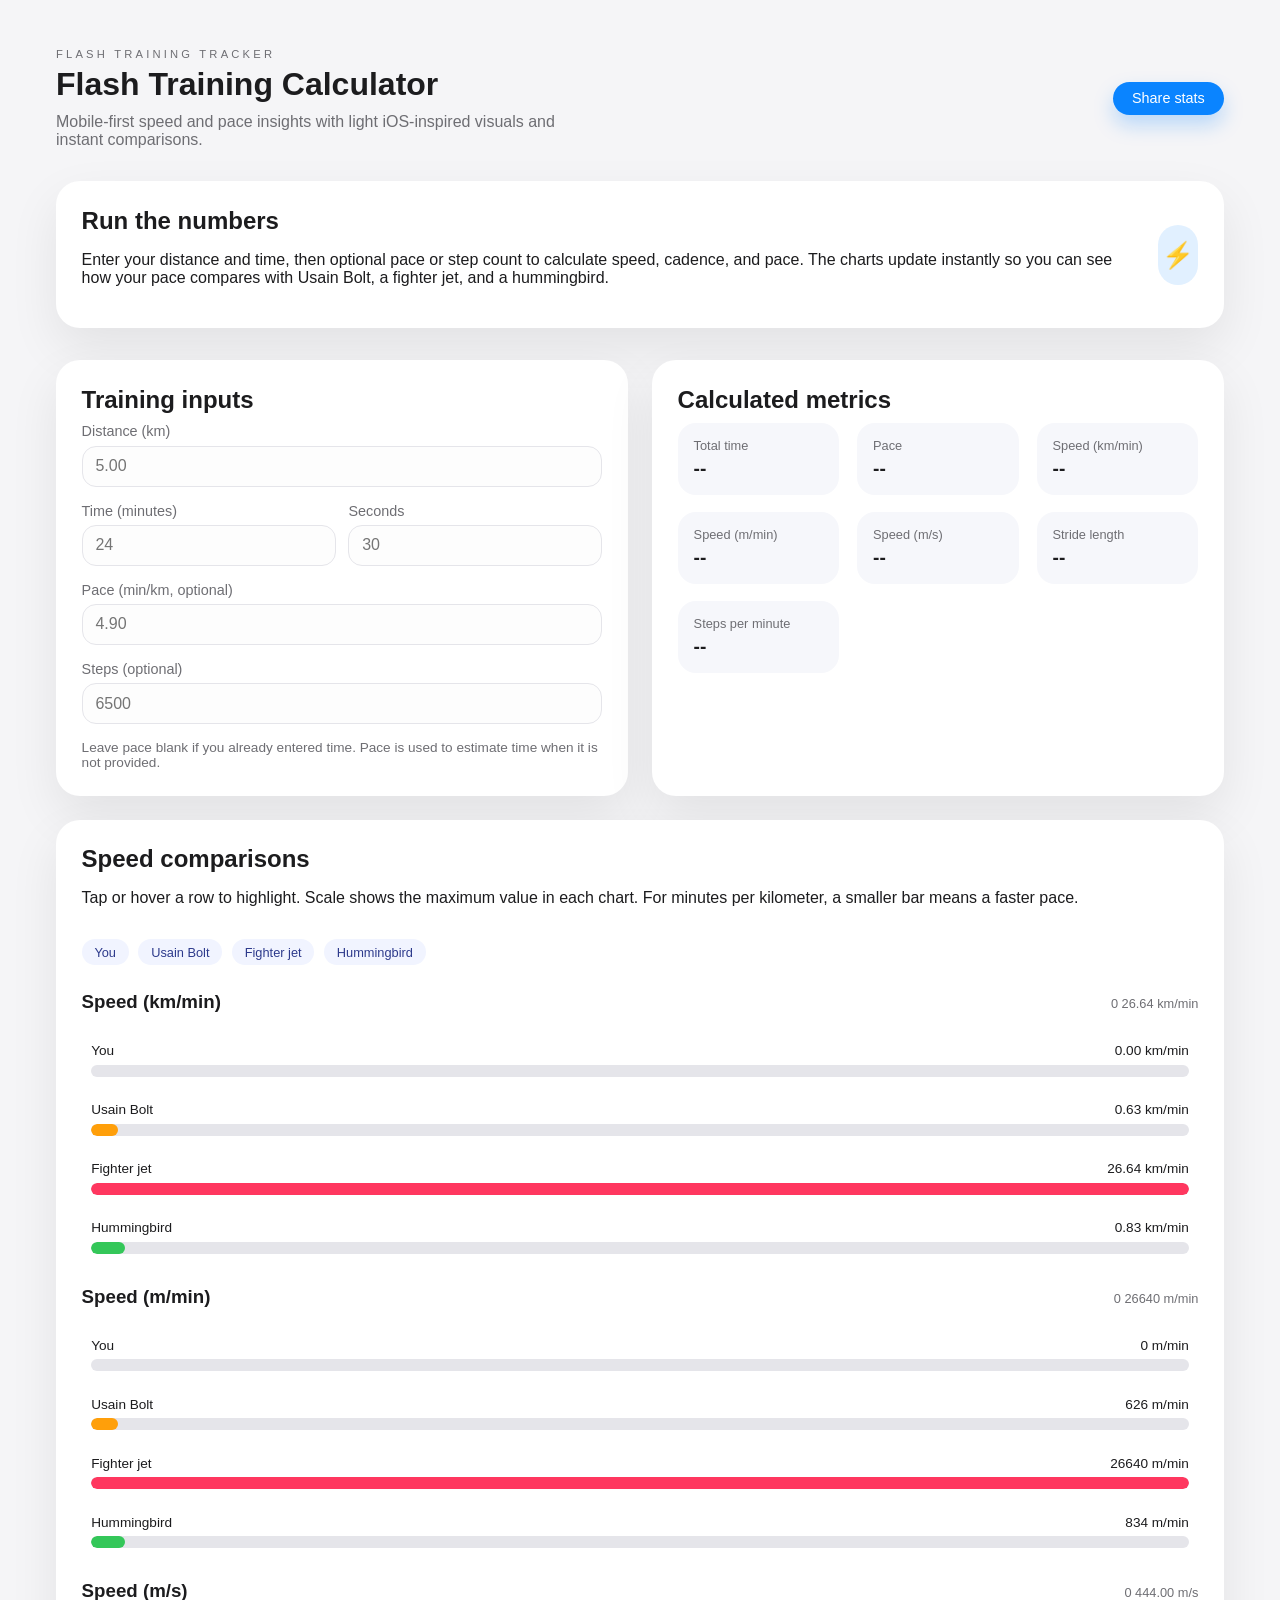
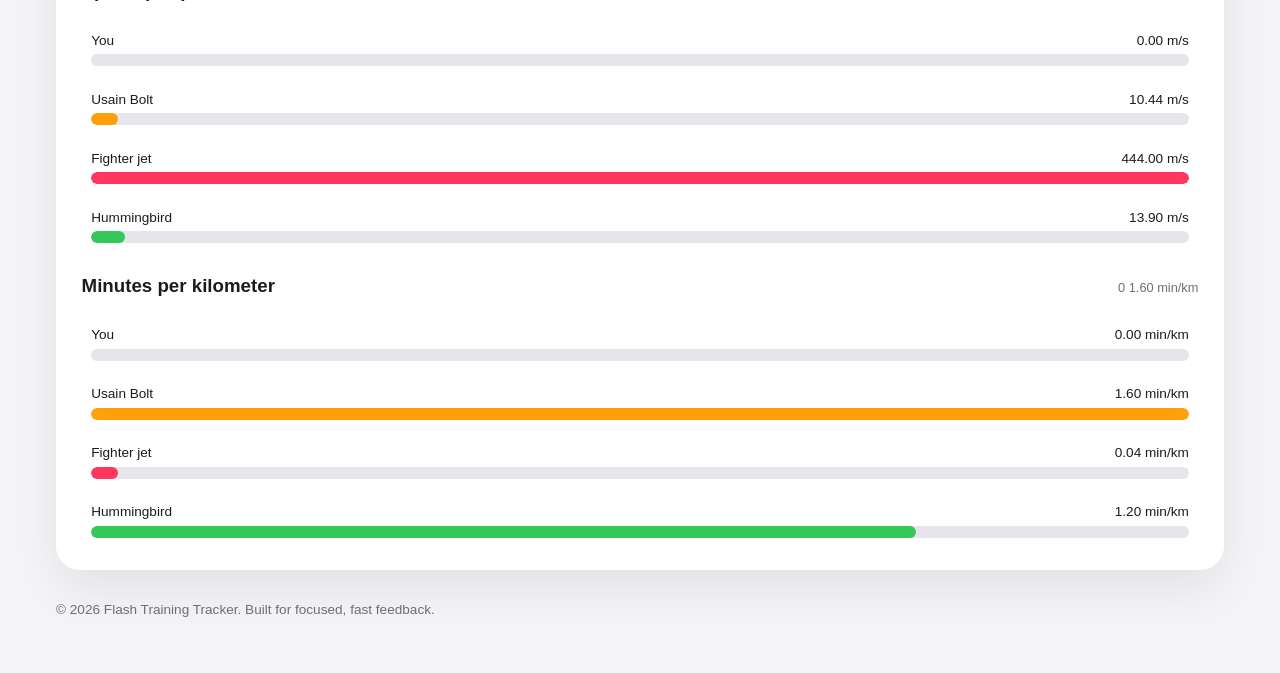
<file: index.html>
<!DOCTYPE html>
<html lang="en">
  <head>
    <meta charset="UTF-8" />
    <meta name="viewport" content="width=device-width, initial-scale=1" />
    <title>Flash Training Tracker</title>
    <link rel="stylesheet" href="styles.css" />
  </head>
  <body>
    <div class="page">
      <header class="top">
        <div>
          <p class="eyebrow">Flash Training Tracker</p>
          <h1>Flash Training Calculator</h1>
          <p class="subhead">
            Mobile-first speed and pace insights with light iOS-inspired visuals and instant comparisons.
          </p>
        </div>
        <nav class="top-nav">
          <a class="pill" href="stats.html">Share stats</a>
        </nav>
      </header>

      <section class="card intro">
        <div>
          <h2>Run the numbers</h2>
          <p>
            Enter your distance and time, then optional pace or step count to calculate speed, cadence,
            and pace. The charts update instantly so you can see how your pace compares with Usain Bolt,
            a fighter jet, and a hummingbird.
          </p>
        </div>
        <div class="glow">
          <span>⚡️</span>
        </div>
      </section>

      <main class="grid">
        <section class="card calculator" aria-label="Flash training calculator">
          <h2>Training inputs</h2>
          <form id="calculator-form" class="form">
            <label>
              Distance (km)
              <input id="distance" type="number" min="0" step="0.01" placeholder="5.00" />
            </label>
            <div class="time-group">
              <label>
                Time (minutes)
                <input id="time-min" type="number" min="0" step="1" placeholder="24" />
              </label>
              <label>
                Seconds
                <input id="time-sec" type="number" min="0" max="59" step="1" placeholder="30" />
              </label>
            </div>
            <label>
              Pace (min/km, optional)
              <input id="pace" type="number" min="0" step="0.01" placeholder="4.90" />
            </label>
            <label>
              Steps (optional)
              <input id="steps" type="number" min="0" step="1" placeholder="6500" />
            </label>
            <p class="helper">
              Leave pace blank if you already entered time. Pace is used to estimate time when it is not
              provided.
            </p>
          </form>
        </section>

        <section class="card results" aria-label="Calculated results">
          <h2>Calculated metrics</h2>
          <div class="results-grid">
            <div class="result">
              <span class="label">Total time</span>
              <span class="value" id="result-time">--</span>
            </div>
            <div class="result">
              <span class="label">Pace</span>
              <span class="value" id="result-pace">--</span>
            </div>
            <div class="result">
              <span class="label">Speed (km/min)</span>
              <span class="value" id="result-km-min">--</span>
            </div>
            <div class="result">
              <span class="label">Speed (m/min)</span>
              <span class="value" id="result-m-min">--</span>
            </div>
            <div class="result">
              <span class="label">Speed (m/s)</span>
              <span class="value" id="result-m-s">--</span>
            </div>
            <div class="result">
              <span class="label">Stride length</span>
              <span class="value" id="result-stride">--</span>
            </div>
            <div class="result">
              <span class="label">Steps per minute</span>
              <span class="value" id="result-cadence">--</span>
            </div>
          </div>
        </section>

        <section class="card charts" aria-label="Speed comparisons">
          <div class="charts-header">
            <div>
              <h2>Speed comparisons</h2>
              <p>
                Tap or hover a row to highlight. Scale shows the maximum value in each chart. For
                minutes per kilometer, a smaller bar means a faster pace.
              </p>
            </div>
            <div class="legend">
              <span class="legend-pill">You</span>
              <span class="legend-pill">Usain Bolt</span>
              <span class="legend-pill">Fighter jet</span>
              <span class="legend-pill">Hummingbird</span>
            </div>
          </div>

          <div class="chart" data-metric="kmPerMin">
            <div class="chart-title">
              <h3>Speed (km/min)</h3>
              <div class="chart-scale">0 <span data-scale="kmPerMin"></span></div>
            </div>
            <div class="chart-bars" data-bars="kmPerMin"></div>
          </div>

          <div class="chart" data-metric="mPerMin">
            <div class="chart-title">
              <h3>Speed (m/min)</h3>
              <div class="chart-scale">0 <span data-scale="mPerMin"></span></div>
            </div>
            <div class="chart-bars" data-bars="mPerMin"></div>
          </div>

          <div class="chart" data-metric="mPerSec">
            <div class="chart-title">
              <h3>Speed (m/s)</h3>
              <div class="chart-scale">0 <span data-scale="mPerSec"></span></div>
            </div>
            <div class="chart-bars" data-bars="mPerSec"></div>
          </div>

          <div class="chart" data-metric="minPerKm">
            <div class="chart-title">
              <h3>Minutes per kilometer</h3>
              <div class="chart-scale">0 <span data-scale="minPerKm"></span></div>
            </div>
            <div class="chart-bars" data-bars="minPerKm"></div>
          </div>
        </section>
      </main>

      <footer class="footer">
        <span>© <span data-year></span> Flash Training Tracker. Built for focused, fast feedback.</span>
      </footer>
    </div>

    <script src="script.js"></script>
  </body>
</html>
</file>
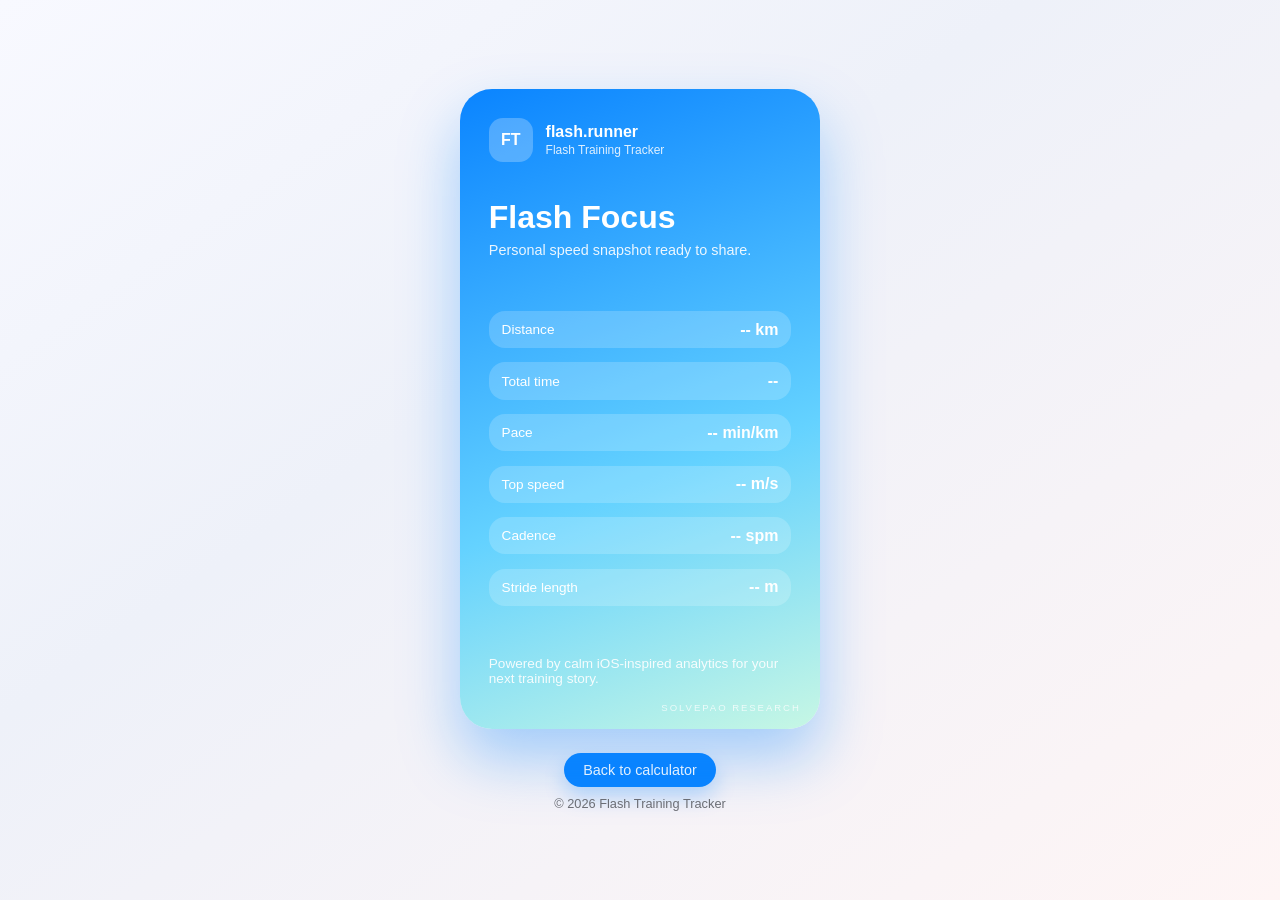
<file: stats.html>
<!DOCTYPE html>
<html lang="en">
  <head>
    <meta charset="UTF-8" />
    <meta name="viewport" content="width=device-width, initial-scale=1" />
    <title>Flash Training Share Card</title>
    <link rel="stylesheet" href="styles.css" />
  </head>
  <body class="story-body">
    <div class="story-shell">
      <div class="story-card" aria-label="Shareable training stats">
        <div class="story-header">
          <div class="story-avatar">FT</div>
          <div>
            <p class="story-username" contenteditable="true">flash.runner</p>
            <p class="story-subtitle">Flash Training Tracker</p>
          </div>
        </div>

        <div class="story-highlight">
          <h1>Flash Focus</h1>
          <p>Personal speed snapshot ready to share.</p>
        </div>

        <div class="story-stats">
          <div class="story-stat">
            <span>Distance</span>
            <strong data-story="distanceKm">--</strong>
          </div>
          <div class="story-stat">
            <span>Total time</span>
            <strong data-story="time">--</strong>
          </div>
          <div class="story-stat">
            <span>Pace</span>
            <strong data-story="pace">--</strong>
          </div>
          <div class="story-stat">
            <span>Top speed</span>
            <strong data-story="speed">--</strong>
          </div>
          <div class="story-stat">
            <span>Cadence</span>
            <strong data-story="cadence">--</strong>
          </div>
          <div class="story-stat">
            <span>Stride length</span>
            <strong data-story="stride">--</strong>
          </div>
        </div>

        <div class="story-insight">
          <p>Powered by calm iOS-inspired analytics for your next training story.</p>
        </div>

        <div class="story-watermark">solvepao research</div>
      </div>

      <div class="story-footer">
        <a class="pill" href="index.html">Back to calculator</a>
        <span>© <span data-year></span> Flash Training Tracker</span>
      </div>
    </div>

    <script src="script.js"></script>
  </body>
</html>
</file>
<file: styles.css>
:root {
  color-scheme: light;
  --bg: #f5f5f7;
  --card: #ffffff;
  --text: #1c1c1e;
  --muted: #6e6e73;
  --accent: #0a84ff;
  --accent-soft: rgba(10, 132, 255, 0.12);
  --shadow: 0 20px 50px rgba(0, 0, 0, 0.08);
}

* {
  box-sizing: border-box;
}

body {
  margin: 0;
  font-family: -apple-system, BlinkMacSystemFont, "SF Pro Text", "SF Pro Display", "Segoe UI", sans-serif;
  background: var(--bg);
  color: var(--text);
}

.page {
  min-height: 100vh;
  display: flex;
  flex-direction: column;
  gap: 2rem;
  padding: 2rem 1.25rem 2.5rem;
}

.top {
  display: flex;
  flex-direction: column;
  gap: 1.5rem;
}

.eyebrow {
  text-transform: uppercase;
  letter-spacing: 0.2rem;
  font-size: 0.7rem;
  color: var(--muted);
  margin: 0 0 0.4rem;
}

h1,
h2,
h3 {
  margin: 0 0 0.6rem;
}

.subhead {
  margin: 0;
  color: var(--muted);
  max-width: 32rem;
}

.top-nav {
  display: flex;
  justify-content: flex-start;
}

.pill {
  background: var(--accent);
  color: #fff;
  padding: 0.55rem 1.2rem;
  border-radius: 999px;
  text-decoration: none;
  font-size: 0.9rem;
  box-shadow: 0 10px 20px rgba(10, 132, 255, 0.25);
}

.card {
  background: var(--card);
  border-radius: 24px;
  padding: 1.6rem;
  box-shadow: var(--shadow);
}

.intro {
  display: flex;
  justify-content: space-between;
  align-items: center;
  gap: 1.5rem;
}

.glow {
  width: 60px;
  height: 60px;
  border-radius: 20px;
  background: var(--accent-soft);
  display: grid;
  place-items: center;
  font-size: 1.6rem;
}

.grid {
  display: grid;
  gap: 1.5rem;
}

.form {
  display: grid;
  gap: 1rem;
}

label {
  display: grid;
  gap: 0.4rem;
  font-size: 0.9rem;
  color: var(--muted);
}

input {
  border-radius: 14px;
  border: 1px solid #e5e5ea;
  padding: 0.65rem 0.8rem;
  font-size: 1rem;
  background: #fdfdfd;
  color: var(--text);
}

.time-group {
  display: grid;
  gap: 0.8rem;
  grid-template-columns: repeat(auto-fit, minmax(140px, 1fr));
}

.helper {
  margin: 0;
  font-size: 0.85rem;
  color: var(--muted);
}

.results-grid {
  display: grid;
  grid-template-columns: repeat(auto-fit, minmax(160px, 1fr));
  gap: 1.1rem;
}

.result {
  background: #f6f7fb;
  border-radius: 18px;
  padding: 0.9rem 1rem;
  display: grid;
  gap: 0.35rem;
}

.result .label {
  font-size: 0.8rem;
  color: var(--muted);
}

.result .value {
  font-size: 1.2rem;
  font-weight: 600;
}

.charts-header {
  display: flex;
  flex-direction: column;
  gap: 1rem;
}

.legend {
  display: flex;
  flex-wrap: wrap;
  gap: 0.6rem;
}

.legend-pill {
  background: #f1f4ff;
  color: #2d3a8c;
  padding: 0.35rem 0.8rem;
  border-radius: 999px;
  font-size: 0.8rem;
}

.chart {
  margin-top: 1.6rem;
}

.chart-title {
  display: flex;
  justify-content: space-between;
  align-items: baseline;
  gap: 1rem;
}

.chart-scale {
  font-size: 0.8rem;
  color: var(--muted);
}

.chart-bars {
  display: grid;
  gap: 0.8rem;
  margin-top: 0.9rem;
}

.bar-row {
  display: grid;
  gap: 0.4rem;
  cursor: pointer;
  padding: 0.4rem 0.6rem;
  border-radius: 16px;
  transition: background 0.2s ease, transform 0.2s ease;
}

.bar-row:hover,
.bar-row.is-active {
  background: #f4f7ff;
  transform: translateY(-1px);
}

.bar-meta {
  display: flex;
  justify-content: space-between;
  align-items: center;
  font-size: 0.85rem;
}

.bar-track {
  position: relative;
  height: 12px;
  background: #e5e5ea;
  border-radius: 999px;
  overflow: hidden;
}

.bar-fill {
  position: absolute;
  inset: 0;
  width: 0;
  background: var(--bar-color, var(--accent));
  border-radius: 999px;
  transition: width 0.3s ease;
}

.footer {
  font-size: 0.85rem;
  color: var(--muted);
  margin-top: auto;
}

/* Story share page */

.story-body {
  background: linear-gradient(145deg, #f8f9ff 0%, #eef1f9 40%, #fef5f5 100%);
}

.story-shell {
  min-height: 100vh;
  display: flex;
  flex-direction: column;
  align-items: center;
  justify-content: center;
  gap: 1.5rem;
  padding: 2rem 1.5rem;
}

.story-card {
  width: min(360px, 90vw);
  aspect-ratio: 9 / 16;
  background: linear-gradient(160deg, #0a84ff, #64d2ff 60%, #c7f7e4 100%);
  border-radius: 32px;
  padding: 1.8rem;
  color: #fff;
  display: flex;
  flex-direction: column;
  justify-content: space-between;
  box-shadow: 0 30px 60px rgba(10, 132, 255, 0.35);
  position: relative;
}

.story-header {
  display: flex;
  align-items: center;
  gap: 0.8rem;
}

.story-avatar {
  width: 44px;
  height: 44px;
  border-radius: 14px;
  background: rgba(255, 255, 255, 0.25);
  display: grid;
  place-items: center;
  font-weight: 600;
}

.story-username {
  margin: 0;
  font-size: 1rem;
  font-weight: 600;
}

.story-username[contenteditable="true"] {
  outline: none;
}

.story-subtitle {
  margin: 0.1rem 0 0;
  font-size: 0.75rem;
  opacity: 0.85;
}

.story-highlight h1 {
  margin: 0 0 0.4rem;
  font-size: 2rem;
}

.story-highlight p {
  margin: 0;
  font-size: 0.9rem;
  opacity: 0.9;
}

.story-stats {
  display: grid;
  gap: 0.9rem;
  margin-top: 1rem;
}

.story-stat {
  display: flex;
  justify-content: space-between;
  align-items: center;
  font-size: 0.85rem;
  background: rgba(255, 255, 255, 0.18);
  padding: 0.6rem 0.8rem;
  border-radius: 16px;
}

.story-stat strong {
  font-size: 1rem;
}

.story-insight {
  font-size: 0.85rem;
  opacity: 0.9;
}

.story-watermark {
  position: absolute;
  bottom: 1rem;
  right: 1.2rem;
  font-size: 0.6rem;
  letter-spacing: 0.12rem;
  text-transform: uppercase;
  opacity: 0.75;
}

.story-footer {
  display: flex;
  flex-direction: column;
  gap: 0.6rem;
  align-items: center;
  font-size: 0.8rem;
  color: var(--muted);
}

@media (min-width: 900px) {
  .page {
    padding: 3rem 3.5rem 3.5rem;
  }

  .top {
    flex-direction: row;
    justify-content: space-between;
    align-items: center;
  }

  .grid {
    grid-template-columns: repeat(2, minmax(0, 1fr));
  }

  .charts {
    grid-column: 1 / -1;
  }
}
</file>
